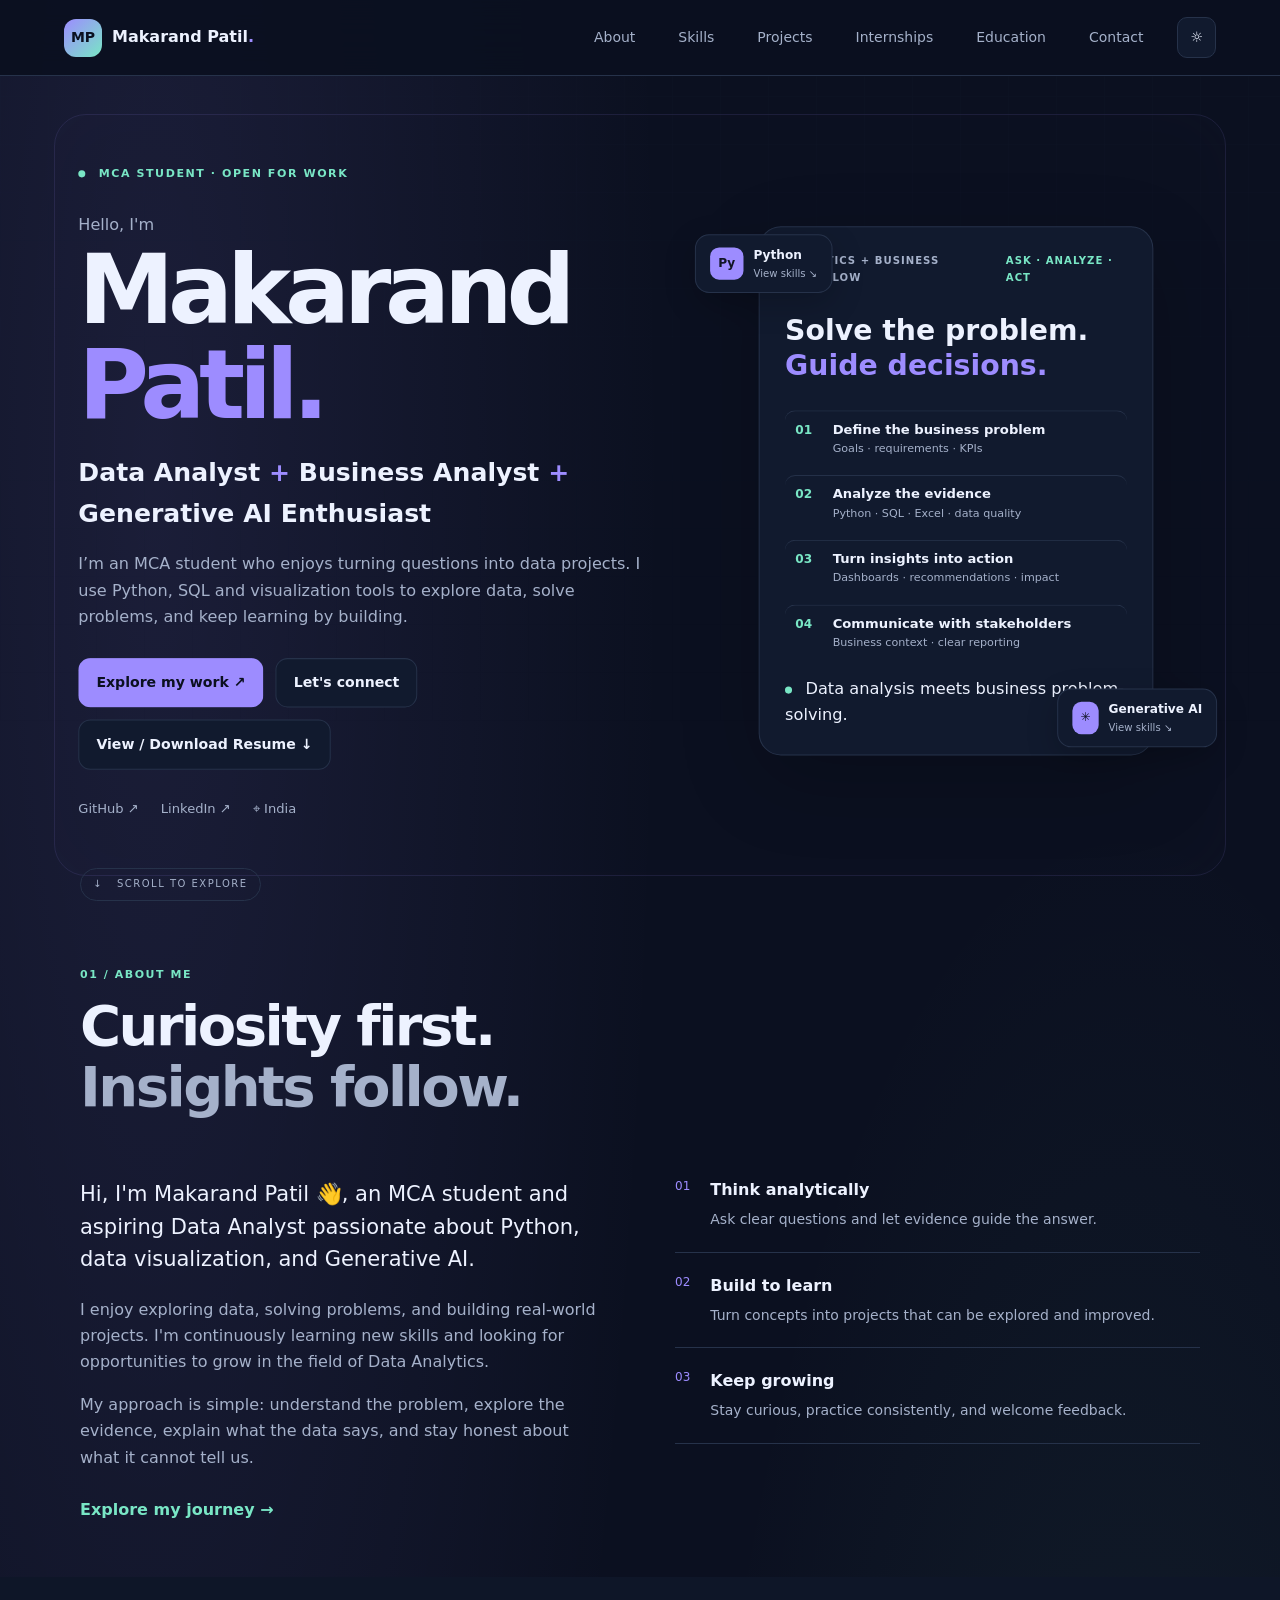
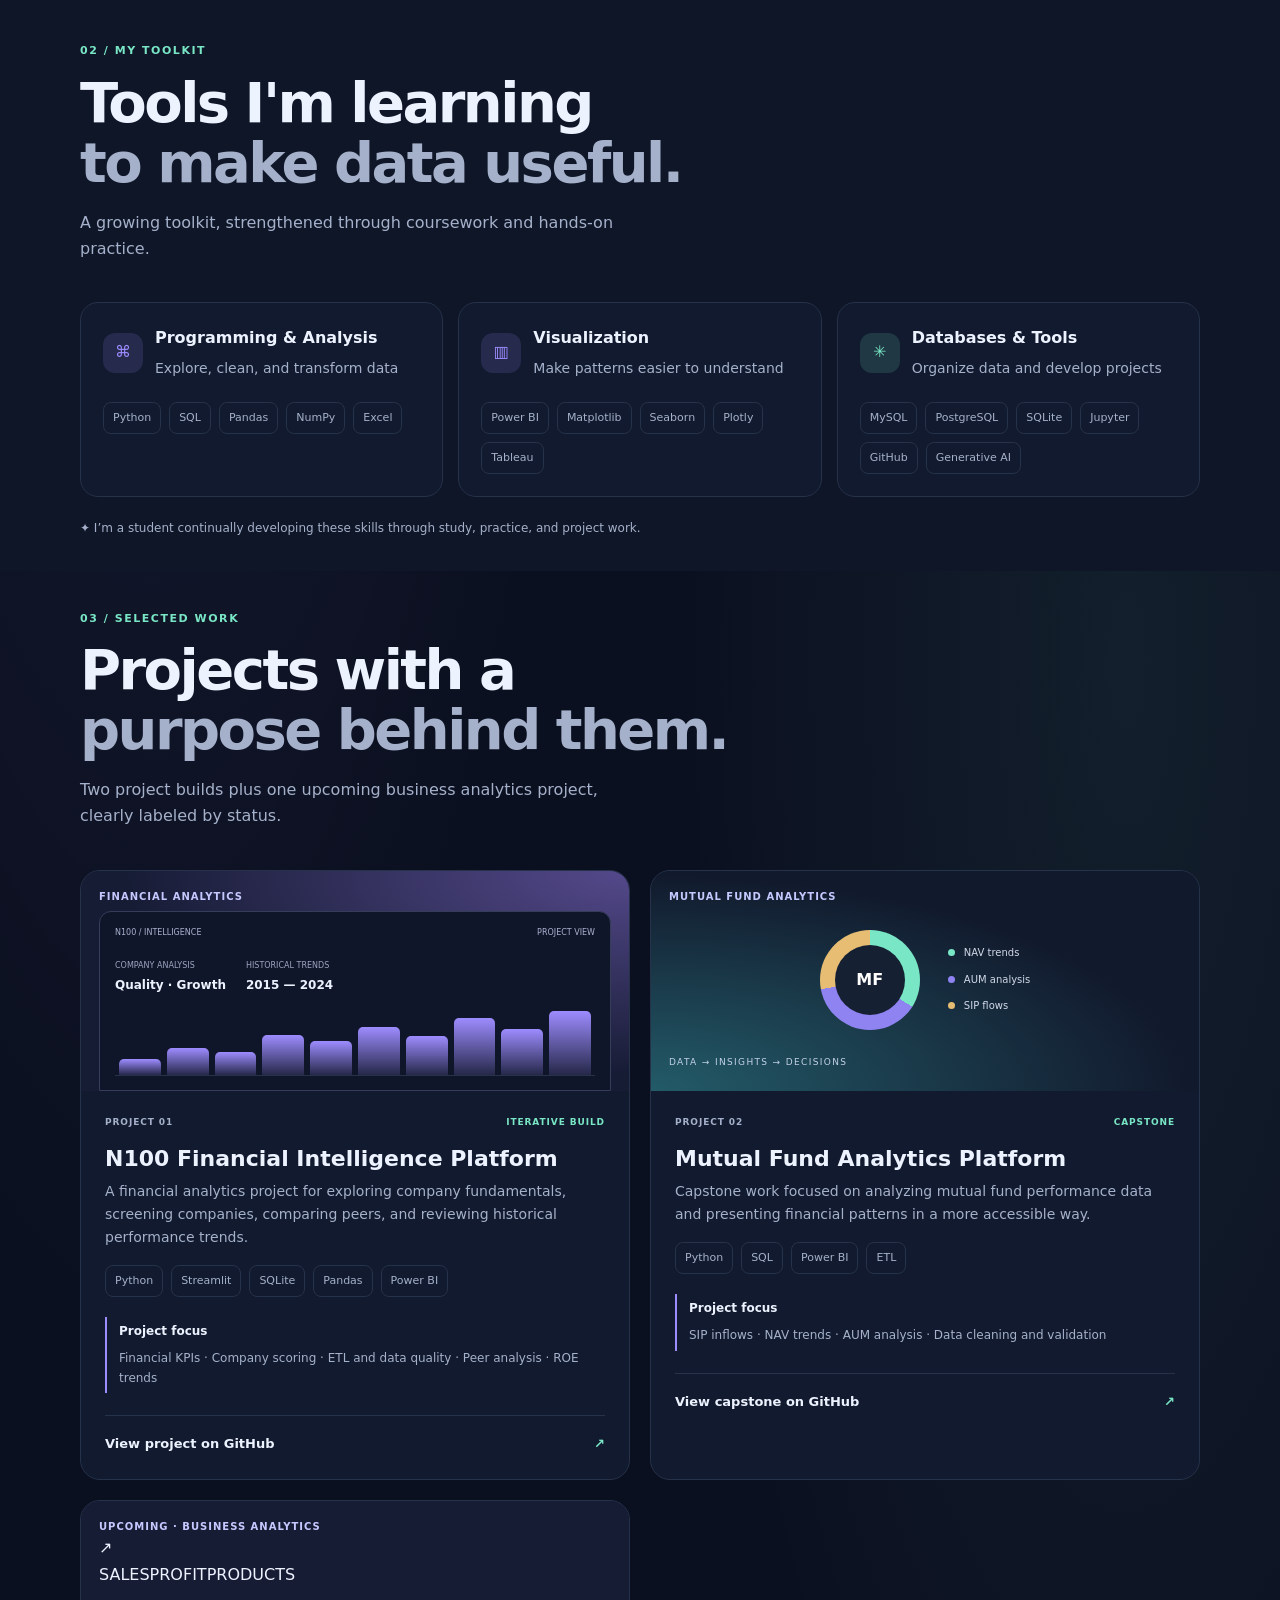
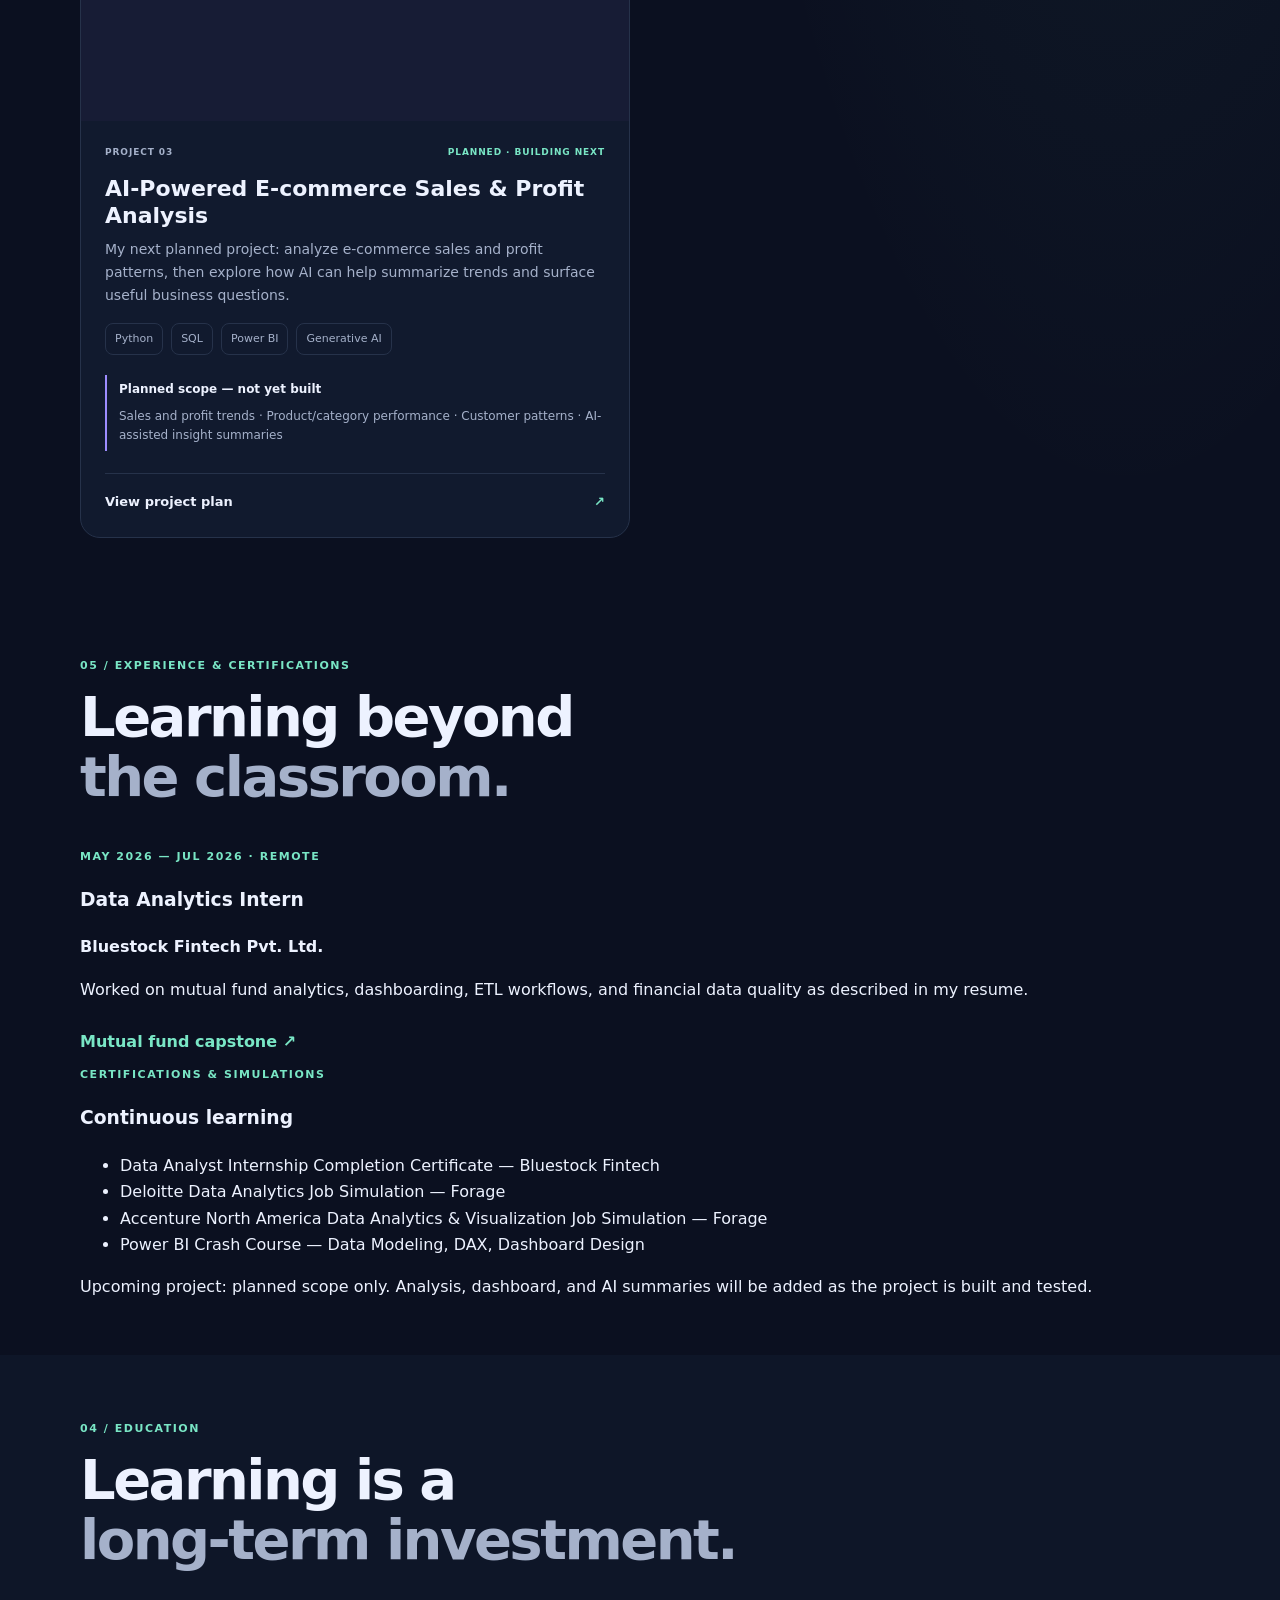
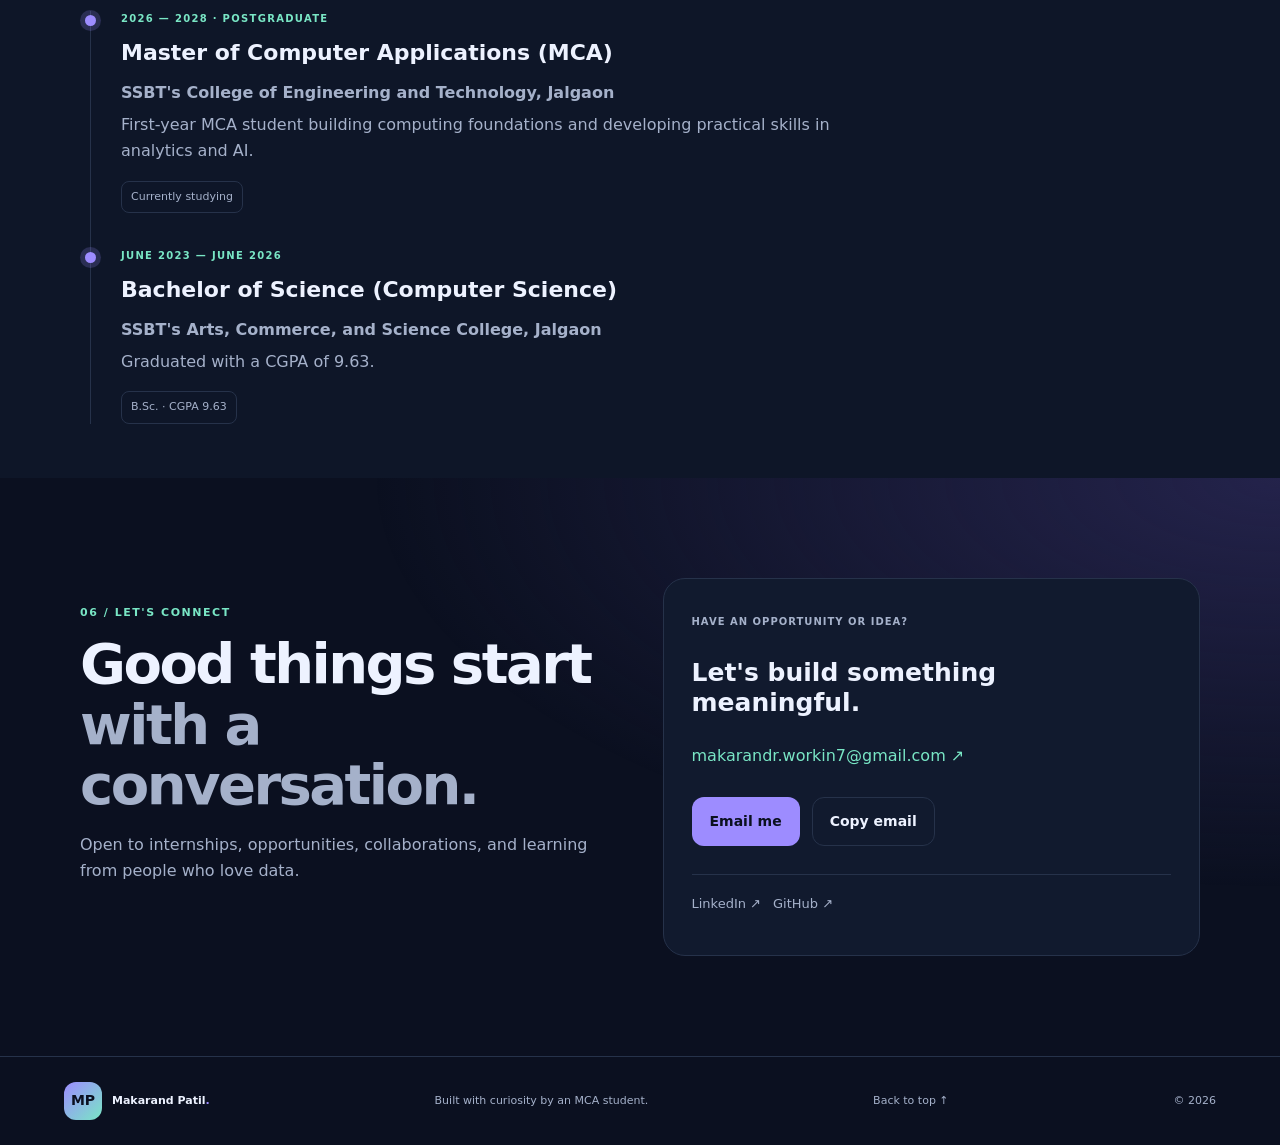
<file: index.html>
<!doctype html>
<html lang="en"><head><meta charset="utf-8"><meta name="viewport" content="width=device-width,initial-scale=1"><meta name="description" content="Makarand Patil — MCA student, aspiring Data Analyst and Generative AI enthusiast."><title>Makarand Patil | Data Analytics Portfolio</title><link rel="stylesheet" href="styles.css"></head>
<body><div class="cursor-follower" aria-hidden="true"></div><a class="skip-link" href="#main">Skip to content</a><header class="site-header"><a class="brand" href="#home"><span class="brand-mark">MP</span><span>Makarand Patil<span class="brand-dot">.</span></span></a><button class="mobile-menu" id="menuToggle" aria-label="Toggle navigation" aria-expanded="false">☰</button><nav class="nav-links" id="navLinks"><a href="#about">About</a><a href="#skills">Skills</a><a href="#projects">Projects</a><a href="#experience">Internships</a><a href="#education">Education</a><a href="#contact">Contact</a><button id="themeToggle" class="theme-toggle" aria-label="Switch color theme">☼</button></nav></header>
<main id="main"><section class="hero section-wrap" id="home"><div class="hero-copy reveal"><div class="eyebrow"><span class="status-dot"></span> MCA STUDENT · OPEN FOR WORK</div><p class="hero-intro">Hello, I'm</p><h1>Makarand<br><span class="gradient-text">Patil.</span></h1><div class="role-line">Data Analyst <span class="gradient-text">+</span> Business Analyst <span class="gradient-text">+</span> Generative AI Enthusiast</div><p class="hero-description">I’m an MCA student who enjoys turning questions into data projects. I use Python, SQL and visualization tools to explore data, solve problems, and keep learning by building.</p><div class="hero-actions"><a class="button button-primary" href="#projects">Explore my work ↗</a><a class="button button-secondary" href="#contact">Let's connect</a><a class="button button-secondary" href="resume-2026.html?v=20261026" id="resumeDownload" target="_blank" rel="noreferrer">View / Download Resume ↓</a></div><div class="social-row"><a href="https://github.com/Makarandp-ML" target="_blank" rel="noreferrer">GitHub ↗</a><a href="https://www.linkedin.com/in/makarandrpatil/" target="_blank" rel="noreferrer">LinkedIn ↗</a><span>⌖ India</span></div></div><div class="hero-art reveal"><div class="data-card interactive-card"><div class="card-topline"><span class="tiny-label">ANALYTICS + BUSINESS WORKFLOW</span><span class="live-pill">ASK · ANALYZE · ACT</span></div><div class="chart-title">Solve the problem.<br><span class="gradient-text">Guide decisions.</span></div><div class="workflow-list"><a href="#about"><span>01</span><b>Define the business problem</b><small>Goals · requirements · KPIs</small></a><a href="#skills"><span>02</span><b>Analyze the evidence</b><small>Python · SQL · Excel · data quality</small></a><a href="#projects"><span>03</span><b>Turn insights into action</b><small>Dashboards · recommendations · impact</small></a><a href="#experience"><span>04</span><b>Communicate with stakeholders</b><small>Business context · clear reporting</small></a></div><div class="workflow-footer"><span class="status-dot"></span> Data analysis meets business problem-solving.</div></div><a class="float-chip chip-python" href="#skills" aria-label="Explore Python and analysis skills"><b>Py</b><span><strong>Python</strong><small>View skills ↘</small></span></a><a class="float-chip chip-ai" href="#skills" aria-label="Explore Generative AI skills"><b>✳</b><span><strong>Generative AI</strong><small>View skills ↘</small></span></a><div class="hero-caption">Curious mind. Practical projects.</div></div><a class="scroll-cue" href="#about">↓ &nbsp; SCROLL TO EXPLORE</a></section>
<section class="section-wrap section-block" id="about"><div class="section-heading reveal"><p class="eyebrow">01 / ABOUT ME</p><h2>Curiosity first.<br><span class="muted-heading">Insights follow.</span></h2></div><div class="about-grid"><div class="about-copy reveal"><p class="lead-copy">Hi, I'm Makarand Patil 👋, an MCA student and aspiring Data Analyst passionate about Python, data visualization, and Generative AI.</p><p>I enjoy exploring data, solving problems, and building real-world projects. I'm continuously learning new skills and looking for opportunities to grow in the field of Data Analytics.</p><p>My approach is simple: understand the problem, explore the evidence, explain what the data says, and stay honest about what it cannot tell us.</p><a class="text-link" href="#education">Explore my journey →</a></div><div class="principles reveal"><article class="principle-card"><span>01</span><div><h3>Think analytically</h3><p>Ask clear questions and let evidence guide the answer.</p></div></article><article class="principle-card"><span>02</span><div><h3>Build to learn</h3><p>Turn concepts into projects that can be explored and improved.</p></div></article><article class="principle-card"><span>03</span><div><h3>Keep growing</h3><p>Stay curious, practice consistently, and welcome feedback.</p></div></article></div></div></section>
<section class="skills-section" id="skills"><div class="section-wrap section-block"><div class="section-heading reveal"><p class="eyebrow">02 / MY TOOLKIT</p><h2>Tools I'm learning<br><span class="muted-heading">to make data useful.</span></h2><p class="section-subtitle">A growing toolkit, strengthened through coursework and hands-on practice.</p></div><div class="skill-groups"><article class="skill-group reveal"><div class="skill-group-head"><span class="skill-icon">⌘</span><div><h3>Programming & Analysis</h3><p>Explore, clean, and transform data</p></div></div><div class="skill-tags"><span>Python</span><span>SQL</span><span>Pandas</span><span>NumPy</span><span>Excel</span></div></article><article class="skill-group reveal"><div class="skill-group-head"><span class="skill-icon violet-bg">▥</span><div><h3>Visualization</h3><p>Make patterns easier to understand</p></div></div><div class="skill-tags"><span>Power BI</span><span>Matplotlib</span><span>Seaborn</span><span>Plotly</span><span>Tableau</span></div></article><article class="skill-group reveal"><div class="skill-group-head"><span class="skill-icon mint-bg">✳</span><div><h3>Databases & Tools</h3><p>Organize data and develop projects</p></div></div><div class="skill-tags"><span>MySQL</span><span>PostgreSQL</span><span>SQLite</span><span>Jupyter</span><span>GitHub</span><span>Generative AI</span></div></article></div><p class="honesty-note">✦ I’m a student continually developing these skills through study, practice, and project work.</p></div></section>
<section class="section-wrap section-block" id="projects"><div class="section-heading reveal"><p class="eyebrow">03 / SELECTED WORK</p><h2>Projects with a<br><span class="muted-heading">purpose behind them.</span></h2><p class="section-subtitle">Two project builds plus one upcoming business analytics project, clearly labeled by status.</p></div><div class="project-grid">
<article class="project-card project-featured reveal"><div class="project-visual finance-visual"><div class="visual-label">FINANCIAL ANALYTICS</div><div class="finance-screen"><div class="screen-top"><span>N100 / INTELLIGENCE</span><span>PROJECT VIEW</span></div><div class="finance-metrics"><div><small>COMPANY ANALYSIS</small><strong>Quality · Growth</strong></div><div><small>HISTORICAL TRENDS</small><strong>2015 — 2024</strong></div></div><div class="finance-bars"><i style="height:24%"></i><i style="height:42%"></i><i style="height:35%"></i><i style="height:62%"></i><i style="height:52%"></i><i style="height:74%"></i><i style="height:61%"></i><i style="height:89%"></i><i style="height:72%"></i><i style="height:100%"></i></div></div></div><div class="project-content"><div class="project-meta"><span>PROJECT 01</span><span class="project-status">ITERATIVE BUILD</span></div><h3>N100 Financial Intelligence Platform</h3><p>A financial analytics project for exploring company fundamentals, screening companies, comparing peers, and reviewing historical performance trends.</p><div class="project-tags"><span>Python</span><span>Streamlit</span><span>SQLite</span><span>Pandas</span><span>Power BI</span></div><div class="project-learnings"><strong>Project focus</strong><p>Financial KPIs · Company scoring · ETL and data quality · Peer analysis · ROE trends</p></div><a class="project-detail-btn" href="https://github.com/Makarandp-ML/N100-Financial-Intelligence-Platform" target="_blank" rel="noreferrer">View project on GitHub <span>↗</span></a></div></article>
<article class="project-card reveal"><div class="project-visual mutual-visual"><div class="visual-label">MUTUAL FUND ANALYTICS</div><div class="mutual-chart"><div class="donut"><span>MF</span></div><div class="mutual-legend"><span><i></i> NAV trends</span><span><i></i> AUM analysis</span><span><i></i> SIP flows</span></div></div><div class="visual-footer">DATA → INSIGHTS → DECISIONS</div></div><div class="project-content"><div class="project-meta"><span>PROJECT 02</span><span class="project-status">CAPSTONE</span></div><h3>Mutual Fund Analytics Platform</h3><p>Capstone work focused on analyzing mutual fund performance data and presenting financial patterns in a more accessible way.</p><div class="project-tags"><span>Python</span><span>SQL</span><span>Power BI</span><span>ETL</span></div><div class="project-learnings"><strong>Project focus</strong><p>SIP inflows · NAV trends · AUM analysis · Data cleaning and validation</p></div><a class="project-detail-btn" href="https://github.com/Makarandp-ML/Bluestock_MF_Capstone" target="_blank" rel="noreferrer">View capstone on GitHub <span>↗</span></a></div></article><article class="project-card upcoming-card reveal" data-stage="planned"><div class="project-visual ecommerce-visual"><div class="visual-label">UPCOMING · BUSINESS ANALYTICS</div><div class="ecommerce-art"><span class="shop-icon">↗</span><div class="ecommerce-bars"><i></i><i></i><i></i><i></i><i></i><i></i><i></i></div><div class="ecommerce-tags"><span>SALES</span><span>PROFIT</span><span>PRODUCTS</span></div></div></div><div class="project-content"><div class="project-meta"><span>PROJECT 03</span><span class="project-status status-planned">PLANNED · BUILDING NEXT</span></div><h3>AI-Powered E-commerce Sales & Profit Analysis</h3><p>My next planned project: analyze e-commerce sales and profit patterns, then explore how AI can help summarize trends and surface useful business questions.</p><div class="project-tags"><span>Python</span><span>SQL</span><span>Power BI</span><span>Generative AI</span></div><div class="project-learnings"><strong>Planned scope — not yet built</strong><p>Sales and profit trends · Product/category performance · Customer patterns · AI-assisted insight summaries</p></div><button class="project-detail-btn" data-project="ecommerce">View project plan <span>↗</span></button></div></article></div></section>
<section class="education-section" id="education"><div class="section-wrap section-block"><div class="section-heading reveal"><p class="eyebrow">04 / EDUCATION</p><h2>Learning is a<br><span class="muted-heading">long-term investment.</span></h2></div><div class="education-timeline"><article class="education-item reveal"><span class="timeline-dot"></span><div class="education-date">2026 — 2028 · POSTGRADUATE</div><h3>Master of Computer Applications (MCA)</h3><p class="education-school">SSBT's College of Engineering and Technology, Jalgaon</p><p>First-year MCA student building computing foundations and developing practical skills in analytics and AI.</p><span class="education-chip">Currently studying</span></article><article class="education-item reveal"><span class="timeline-dot"></span><div class="education-date">JUNE 2023 — JUNE 2026</div><h3>Bachelor of Science (Computer Science)</h3><p class="education-school">SSBT's Arts, Commerce, and Science College, Jalgaon</p><p>Graduated with a CGPA of 9.63.</p><span class="education-chip">B.Sc. · CGPA 9.63</span></article></div></div></section>
<section class="section-wrap section-block" id="experience"><div class="section-heading reveal"><p class="eyebrow">05 / EXPERIENCE & CERTIFICATIONS</p><h2>Learning beyond<br><span class="muted-heading">the classroom.</span></h2></div><div class="experience-grid"><article class="experience-card reveal"><p class="eyebrow">MAY 2026 — JUL 2026 · REMOTE</p><h3>Data Analytics Intern</h3><p class="education-school">Bluestock Fintech Pvt. Ltd.</p><p>Worked on mutual fund analytics, dashboarding, ETL workflows, and financial data quality as described in my resume.</p><a class="text-link" href="https://github.com/Makarandp-ML/Bluestock_MF_Capstone" target="_blank" rel="noreferrer">Mutual fund capstone ↗</a></article><article class="experience-card reveal"><p class="eyebrow">CERTIFICATIONS & SIMULATIONS</p><h3>Continuous learning</h3><ul><li>Data Analyst Internship Completion Certificate — Bluestock Fintech</li><li>Deloitte Data Analytics Job Simulation — Forage</li><li>Accenture North America Data Analytics & Visualization Job Simulation — Forage</li><li>Power BI Crash Course — Data Modeling, DAX, Dashboard Design</li></ul></article></div><div class="third-project-note">Upcoming project: planned scope only. Analysis, dashboard, and AI summaries will be added as the project is built and tested.</div></section>
<section class="contact-section" id="contact"><div class="section-wrap contact-inner"><div class="section-heading reveal"><p class="eyebrow">06 / LET'S CONNECT</p><h2>Good things start<br><span class="muted-heading">with a conversation.</span></h2><p class="section-subtitle">Open to internships, opportunities, collaborations, and learning from people who love data.</p></div><div class="contact-card reveal"><span class="contact-kicker">HAVE AN OPPORTUNITY OR IDEA?</span><h3>Let's build something meaningful.</h3><a class="email-link" href="https://mail.google.com/mail/?view=cm&fs=1&to=makarandr.workin7%40gmail.com&su=Portfolio%20Inquiry%20-%20Makarand%20Patil&body=Hello%20Makarand%2C%0A%0AI%20visited%20your%20portfolio%20and%20would%20like%20to%20connect.%0A%0ARegards%2C%0A" target="_blank" rel="noopener noreferrer">makarandr.workin7@gmail.com ↗</a><div class="contact-actions"><a class="button button-primary" href="https://mail.google.com/mail/?view=cm&fs=1&to=makarandr.workin7%40gmail.com&su=Portfolio%20Inquiry%20-%20Makarand%20Patil&body=Hello%20Makarand%2C%0A%0AI%20would%20like%20to%20connect%20about%20an%20opportunity.%0A%0ARegards%2C%0A" target="_blank" rel="noopener noreferrer">Email me</a><button class="button button-secondary" id="copyEmail">Copy email</button></div><div class="contact-socials"><a href="https://www.linkedin.com/in/makarandrpatil/" target="_blank" rel="noreferrer">LinkedIn ↗</a><a href="https://github.com/Makarandp-ML" target="_blank" rel="noreferrer">GitHub ↗</a></div><p class="copy-feedback" id="copyFeedback" aria-live="polite"></p></div></div></section></main>
<footer class="site-footer"><a class="brand" href="#home"><span class="brand-mark">MP</span><span>Makarand Patil<span class="brand-dot">.</span></span></a><span>Built with curiosity by an MCA student.</span><a href="#home">Back to top ↑</a><span>© 2026</span></footer><script src="app.js"></script></body></html>
</file>
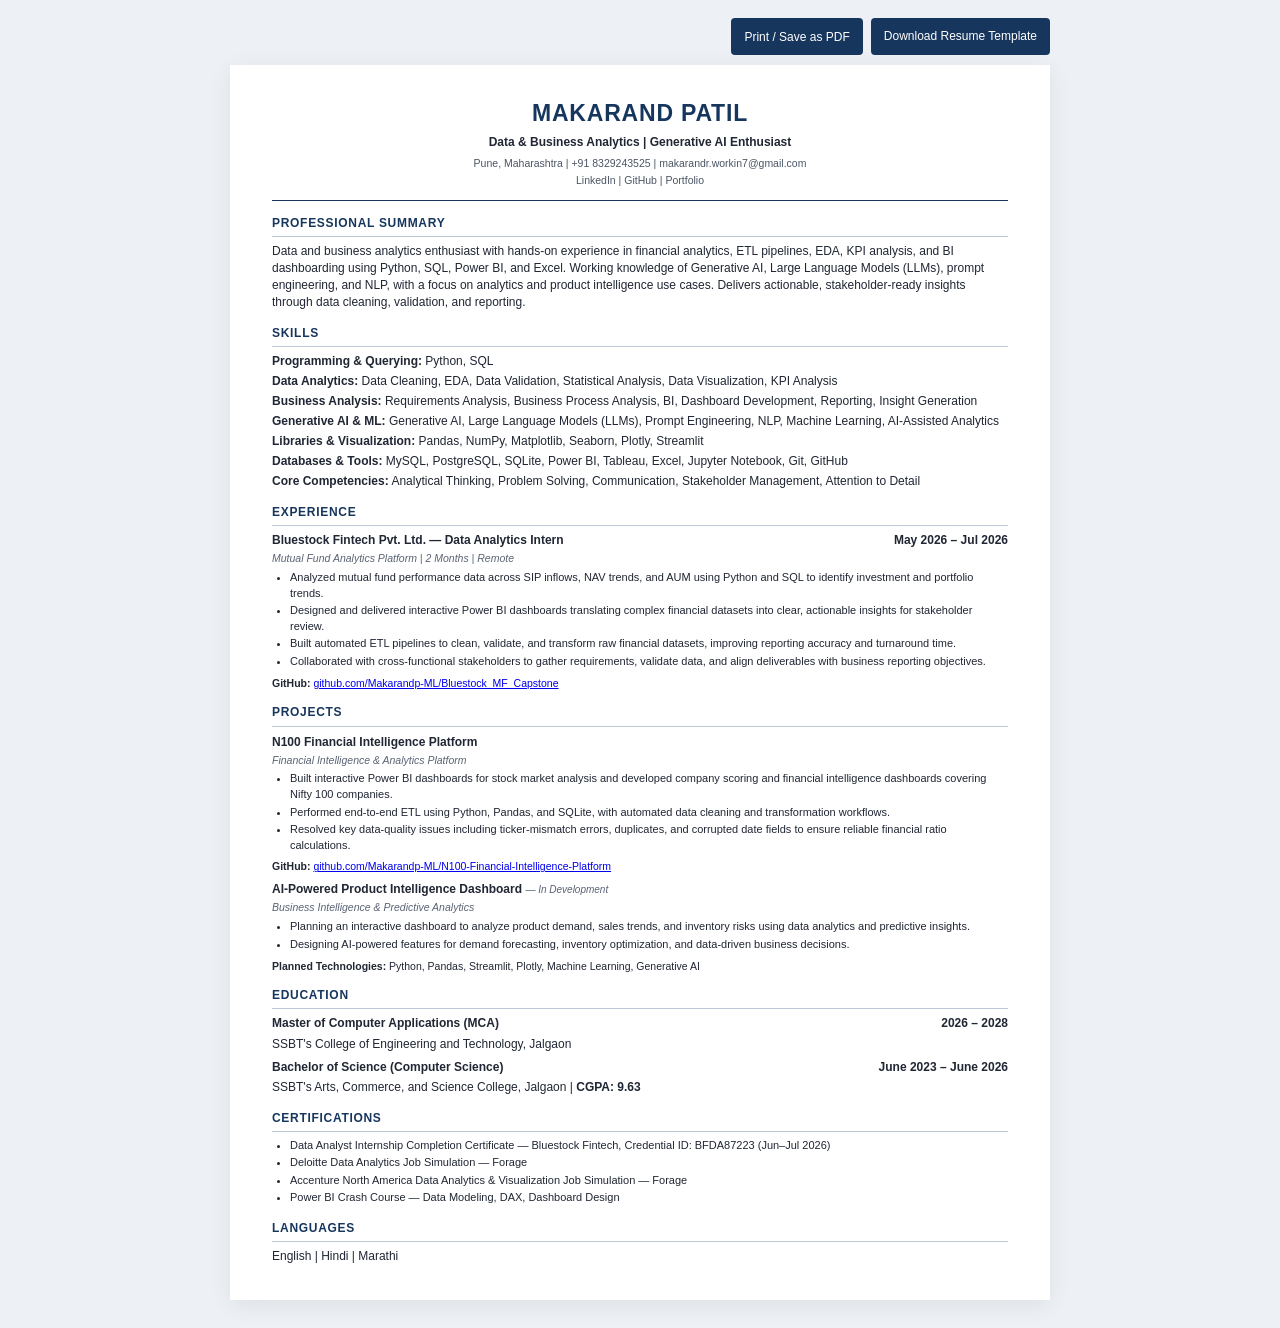
<file: resume-2026.html>
<!doctype html>
<html lang="en"><head><meta charset="utf-8"><meta name="viewport" content="width=device-width,initial-scale=1"><title>Makarand Patil — Resume</title>
<style>
*{box-sizing:border-box}body{margin:0;background:#edf0f4;color:#202633;font:12px/1.42 Arial,Helvetica,sans-serif}.toolbar{max-width:820px;margin:18px auto 10px;display:flex;justify-content:flex-end;gap:8px}.toolbar a,.toolbar button{font-size:12px;background:#17365d;color:white;border:0;border-radius:4px;padding:10px 13px;text-decoration:none;cursor:pointer}.page{max-width:820px;margin:0 auto 28px;padding:32px 42px;background:white;box-shadow:0 5px 22px #00000012}.header{text-align:center;border-bottom:1.5px solid #17365d;padding-bottom:10px}.header h1{font-size:23px;letter-spacing:.8px;color:#17365d;margin:0 0 4px}.headline{font-weight:bold;margin:0 0 5px}.contact{font-size:10.5px;color:#4b5563;margin:2px 0}.contact a{color:inherit;text-decoration:none}h2{font-size:12px;letter-spacing:.7px;color:#17365d;border-bottom:1px solid #bcc7d5;padding-bottom:4px;margin:14px 0 6px}p{margin:3px 0}.entry{display:flex;justify-content:space-between;gap:10px;font-weight:bold;margin-top:6px}.sub{font-style:italic;color:#596273;font-size:10.5px;margin:2px 0 4px}ul{margin:4px 0 6px;padding-left:18px}li{margin:2px 0;font-size:11px}.small{font-size:10.5px}.project{margin-top:7px}.status{font-size:10px;color:#596273;font-weight:normal;font-style:italic}@media(max-width:600px){.page{margin:0 8px 18px;padding:22px 18px}.toolbar{margin:10px 8px}.entry{display:block}}@media print{body{background:white}.toolbar{display:none}.page{max-width:none;margin:0;padding:12mm 13mm;box-shadow:none}@page{size:A4;margin:0}h2{break-after:avoid}.project,.entry{break-inside:avoid}}
</style></head><body>
<div class="toolbar"><button onclick="window.print()">Print / Save as PDF</button><a href="resume.html" download="Makarand_Patil_Resume.html">Download Resume Template</a></div>
<main class="page"><header class="header"><h1>MAKARAND PATIL</h1><p class="headline">Data &amp; Business Analytics | Generative AI Enthusiast</p><p class="contact">Pune, Maharashtra | +91 8329243525 | <a href="mailto:makarandr.workin7@gmail.com">makarandr.workin7@gmail.com</a></p><p class="contact"><a href="https://www.linkedin.com/in/makarandpatil/">LinkedIn</a> | <a href="https://github.com/Makarandp-ML">GitHub</a> | <a href="https://makarandp-ml.github.io/makarand-portfolio/">Portfolio</a></p></header>
<h2>PROFESSIONAL SUMMARY</h2><p>Data and business analytics enthusiast with hands-on experience in financial analytics, ETL pipelines, EDA, KPI analysis, and BI dashboarding using Python, SQL, Power BI, and Excel. Working knowledge of Generative AI, Large Language Models (LLMs), prompt engineering, and NLP, with a focus on analytics and product intelligence use cases. Delivers actionable, stakeholder-ready insights through data cleaning, validation, and reporting.</p>
<h2>SKILLS</h2><p><b>Programming &amp; Querying:</b> Python, SQL</p><p><b>Data Analytics:</b> Data Cleaning, EDA, Data Validation, Statistical Analysis, Data Visualization, KPI Analysis</p><p><b>Business Analysis:</b> Requirements Analysis, Business Process Analysis, BI, Dashboard Development, Reporting, Insight Generation</p><p><b>Generative AI &amp; ML:</b> Generative AI, Large Language Models (LLMs), Prompt Engineering, NLP, Machine Learning, AI-Assisted Analytics</p><p><b>Libraries &amp; Visualization:</b> Pandas, NumPy, Matplotlib, Seaborn, Plotly, Streamlit</p><p><b>Databases &amp; Tools:</b> MySQL, PostgreSQL, SQLite, Power BI, Tableau, Excel, Jupyter Notebook, Git, GitHub</p><p><b>Core Competencies:</b> Analytical Thinking, Problem Solving, Communication, Stakeholder Management, Attention to Detail</p>
<h2>EXPERIENCE</h2><div class="entry"><span>Bluestock Fintech Pvt. Ltd. — Data Analytics Intern</span><span>May 2026 – Jul 2026</span></div><p class="sub">Mutual Fund Analytics Platform | 2 Months | Remote</p><ul><li>Analyzed mutual fund performance data across SIP inflows, NAV trends, and AUM using Python and SQL to identify investment and portfolio trends.</li><li>Designed and delivered interactive Power BI dashboards translating complex financial datasets into clear, actionable insights for stakeholder review.</li><li>Built automated ETL pipelines to clean, validate, and transform raw financial datasets, improving reporting accuracy and turnaround time.</li><li>Collaborated with cross-functional stakeholders to gather requirements, validate data, and align deliverables with business reporting objectives.</li></ul><p class="small"><b>GitHub:</b> <a href="https://github.com/Makarandp-ML/Bluestock_MF_Capstone">github.com/Makarandp-ML/Bluestock_MF_Capstone</a></p>
<h2>PROJECTS</h2><section class="project"><b>N100 Financial Intelligence Platform</b><p class="sub">Financial Intelligence &amp; Analytics Platform</p><ul><li>Built interactive Power BI dashboards for stock market analysis and developed company scoring and financial intelligence dashboards covering Nifty 100 companies.</li><li>Performed end-to-end ETL using Python, Pandas, and SQLite, with automated data cleaning and transformation workflows.</li><li>Resolved key data-quality issues including ticker-mismatch errors, duplicates, and corrupted date fields to ensure reliable financial ratio calculations.</li></ul><p class="small"><b>GitHub:</b> <a href="https://github.com/Makarandp-ML/N100-Financial-Intelligence-Platform">github.com/Makarandp-ML/N100-Financial-Intelligence-Platform</a></p></section>
<section class="project"><b>AI-Powered Product Intelligence Dashboard <span class="status">— In Development</span></b><p class="sub">Business Intelligence &amp; Predictive Analytics</p><ul><li>Planning an interactive dashboard to analyze product demand, sales trends, and inventory risks using data analytics and predictive insights.</li><li>Designing AI-powered features for demand forecasting, inventory optimization, and data-driven business decisions.</li></ul><p class="small"><b>Planned Technologies:</b> Python, Pandas, Streamlit, Plotly, Machine Learning, Generative AI</p></section>
<h2>EDUCATION</h2><div class="entry"><span>Master of Computer Applications (MCA)</span><span>2026 – 2028</span></div><p>SSBT's College of Engineering and Technology, Jalgaon</p><div class="entry"><span>Bachelor of Science (Computer Science)</span><span>June 2023 – June 2026</span></div><p>SSBT's Arts, Commerce, and Science College, Jalgaon | <b>CGPA: 9.63</b></p>
<h2>CERTIFICATIONS</h2><ul><li>Data Analyst Internship Completion Certificate — Bluestock Fintech, Credential ID: BFDA87223 (Jun–Jul 2026)</li><li>Deloitte Data Analytics Job Simulation — Forage</li><li>Accenture North America Data Analytics &amp; Visualization Job Simulation — Forage</li><li>Power BI Crash Course — Data Modeling, DAX, Dashboard Design</li></ul>
<h2>LANGUAGES</h2><p>English | Hindi | Marathi</p></main></body></html>
</file>
<file: styles.css>
:root{--bg:#0b1020;--panel:#111a2e;--text:#edf2ff;--muted:#a5b1ca;--line:#26324a;--accent:#9d8cff;--mint:#79e6c5}*{box-sizing:border-box}html{scroll-behavior:smooth;scroll-padding-top:90px}body{margin:0;background:radial-gradient(ellipse at 12% 8%,color-mix(in srgb,var(--accent) 11%,transparent),transparent 32%),radial-gradient(ellipse at 88% 38%,color-mix(in srgb,var(--mint) 7%,transparent),transparent 28%),var(--bg);color:var(--text);font:16px/1.65 Inter,ui-sans-serif,system-ui,-apple-system,sans-serif}body:after{content:"";position:fixed;inset:0;pointer-events:none;z-index:-1;opacity:.16;background-image:linear-gradient(color-mix(in srgb,var(--line) 45%,transparent) 1px,transparent 1px),linear-gradient(90deg,color-mix(in srgb,var(--line) 45%,transparent) 1px,transparent 1px);background-size:48px 48px;mask-image:linear-gradient(to bottom,black,transparent 85%)}body.light{--bg:#f5f7fc;--panel:#fff;--text:#172039;--muted:#5c6680;--line:#dce2ef;--accent:#6650ce;--mint:#16866b}body{position:relative}body:before{content:"";position:fixed;inset:0;pointer-events:none;z-index:20;background:radial-gradient(95px circle at var(--cursor-x,-1000px) var(--cursor-y,-1000px),rgba(255,190,75,.24) 0%,rgba(255,190,75,.12) 28%,transparent 74%);mix-blend-mode:screen;transition:background .025s linear}body.light:before{background:radial-gradient(52px circle at var(--cursor-x,-1000px) var(--cursor-y,-1000px),rgba(14,20,35,.22) 0%,rgba(14,20,35,.10) 30%,transparent 74%);mix-blend-mode:multiply;transition:background .025s linear}.cursor-follower{position:fixed;left:0;top:0;width:18px;height:18px;border:1px solid rgba(255,196,90,.75);border-radius:50%;pointer-events:none;z-index:101;opacity:0;transform:translate(-50%,-50%);box-shadow:0 0 12px rgba(255,190,75,.2),inset 0 0 6px rgba(255,190,75,.12);transition:opacity .18s ease,width .18s ease,height .18s ease,border-color .18s ease;will-change:left,top}.cursor-follower.is-active{opacity:1}.cursor-follower.is-hovering{width:27px;height:27px;border-color:rgba(255,210,125,.95);box-shadow:0 0 16px rgba(255,190,75,.3)}body.light .cursor-follower{border-color:rgba(14,20,35,.72);box-shadow:0 0 8px rgba(14,20,35,.12)}body.light .cursor-follower.is-hovering{border-color:#101827;box-shadow:0 0 12px rgba(14,20,35,.2)}@media(hover:none),(prefers-reduced-motion:reduce){.cursor-follower{display:none}}a{color:inherit;text-decoration:none}button{font:inherit;cursor:pointer}.site-header{height:76px;position:sticky;top:0;z-index:10;background:color-mix(in srgb,var(--bg) 90%,transparent);backdrop-filter:blur(18px);border-bottom:1px solid var(--line);display:flex;align-items:center;justify-content:space-between;padding:0 max(5vw,20px)}.brand{display:flex;align-items:center;gap:10px;font-weight:750}.brand-mark{display:grid;place-items:center;width:38px;height:38px;border-radius:12px;background:linear-gradient(135deg,var(--accent),var(--mint));color:#0b1020;font-size:14px}.brand-dot,.gradient-text{color:var(--accent)}.nav-links{display:flex;align-items:center;gap:25px;color:var(--muted);font-size:14px}.nav-links a{position:relative;transform-origin:center bottom;transition:transform .22s cubic-bezier(.2,.8,.2,1),color .22s ease,background .22s ease,box-shadow .22s ease;padding:7px 9px;border-radius:10px}.nav-links a:hover,.nav-links a:focus-visible{color:var(--text);transform:translateY(-5px) scale(1.12);background:color-mix(in srgb,var(--accent) 14%,var(--panel));box-shadow:0 8px 20px #0002}.nav-links a:hover+a{transform:translateY(-2px) scale(1.04)}.nav-links a:has(+a:hover){transform:translateY(-2px) scale(1.04)}.nav-links .theme-toggle{transition:transform .22s ease,box-shadow .22s ease}.nav-links .theme-toggle:hover{transform:translateY(-4px) scale(1.08);box-shadow:0 8px 24px #0002}.social-row a:hover,.contact-socials a:hover{color:var(--text)}.theme-toggle,.mobile-menu{border:1px solid var(--line);background:var(--panel);color:var(--text);border-radius:10px;padding:8px 12px}.mobile-menu{display:none}.section-wrap{width:min(1120px,90%);margin:auto}.hero{min-height:660px;padding:95px 0 80px;display:grid;grid-template-columns:1.1fr .9fr;gap:35px;align-items:center;position:relative}.eyebrow{letter-spacing:.14em;font-size:11px;font-weight:750;color:var(--mint)}.status-dot{display:inline-block;width:7px;height:7px;border-radius:50%;background:var(--mint);margin-right:8px}.hero-intro{color:var(--muted);margin:28px 0 0}.hero h1{font-size:clamp(58px,8vw,96px);line-height:.98;letter-spacing:-.065em;margin:4px 0 20px}.role-line{font-size:clamp(18px,2vw,25px);font-weight:650}.hero-description,.section-subtitle{color:var(--muted);max-width:570px}.hero-actions,.social-row,.contact-actions,.contact-socials{display:flex;gap:12px;align-items:center;flex-wrap:wrap;margin-top:28px}.button{border-radius:12px;padding:12px 17px;font-size:14px;font-weight:700;border:1px solid var(--line);display:inline-flex;align-items:center;justify-content:center}.button-primary{background:var(--accent);color:#0b1020;border-color:transparent}.button-secondary{background:var(--panel);color:var(--text)}.social-row{gap:22px;color:var(--muted);font-size:13px}.hero-art{position:relative;min-height:390px;display:grid;place-items:center}.data-card{z-index:1;width:min(390px,90%);background:var(--panel);border:1px solid var(--line);padding:25px;border-radius:22px;box-shadow:0 25px 80px #0003}.card-topline,.chart-legend,.screen-top,.project-meta{display:flex;justify-content:space-between;gap:12px;align-items:center}.tiny-label,.live-pill,.visual-label,.project-meta,.contact-kicker{font-size:10px;letter-spacing:.1em;color:var(--muted);font-weight:750}.live-pill{color:var(--mint)}.chart-title{font-size:28px;font-weight:750;line-height:1.2;margin:28px 0}.mini-chart,.finance-bars{height:120px;display:flex;align-items:end;gap:8px;border-bottom:1px solid var(--line);padding:0 4px}.mini-chart span,.finance-bars i{flex:1;background:linear-gradient(180deg,var(--accent),color-mix(in srgb,var(--accent) 15%,transparent));border-radius:5px 5px 0 0}.chart-legend{font-size:10px;color:var(--muted);margin-top:12px}.orbit{position:absolute;border:1px solid var(--line);border-radius:50%;width:370px;height:370px}.orbit-two{width:300px;height:300px;border-style:dashed}.float-chip{position:absolute;z-index:2;background:var(--panel);border:1px solid var(--line);border-radius:14px;padding:12px 14px;display:flex;gap:10px;align-items:center;box-shadow:0 10px 35px #0002;font-size:12px;max-width:190px;white-space:normal;line-height:1.3}.float-chip span{min-width:0}.float-chip strong{display:block;white-space:nowrap}.float-chip small{display:block;margin-top:3px}.float-chip b{background:var(--accent);color:#101425;padding:8px;border-radius:9px}.float-chip span{display:grid}.float-chip small{color:var(--muted)}.chip-python{left:-5px;top:70px}.chip-ai{right:-4px;bottom:70px}.hero-caption{position:absolute;bottom:20px;color:var(--muted);font-size:11px}.scroll-cue{position:absolute;bottom:0;left:0;font-size:10px;letter-spacing:.15em;color:var(--muted);display:inline-flex;align-items:center;gap:8px;padding:7px 12px;border:1px solid var(--line);border-radius:999px;transition:padding .25s ease,background .25s ease,color .25s ease,transform .25s ease}.scroll-cue:hover{padding:9px 18px;background:color-mix(in srgb,var(--accent) 12%,var(--panel));color:var(--text);transform:translateY(-3px)}.hero{--hero-scroll-progress:0;transition:background-size .1s linear}.hero .hero-copy,.hero .hero-art{transition:transform .12s linear;will-change:transform}.hero.is-scroll-expanding .hero-copy{transform:translateY(calc(var(--hero-scroll-progress)*-8px)) scale(calc(1 + var(--hero-scroll-progress)*.012))}.hero.is-scroll-expanding .hero-art{transform:translateY(calc(var(--hero-scroll-progress)*-12px)) scale(calc(1 + var(--hero-scroll-progress)*.025))}.hero:after{content:"";position:absolute;inset:38px -2vw 25px;border-radius:32px;pointer-events:none;opacity:calc(var(--hero-scroll-progress)*.45);border:1px solid color-mix(in srgb,var(--accent) 55%,transparent);box-shadow:inset 0 0 70px color-mix(in srgb,var(--accent) 7%,transparent);transition:opacity .12s linear;z-index:-1}.section-block{padding:54px 0}#skills .section-block{padding-bottom:20px}#projects.section-block{padding-top:28px}.section-heading{max-width:680px;margin-bottom:40px}.section-heading h2{font-size:clamp(36px,5vw,56px);line-height:1.08;letter-spacing:-.045em;margin:12px 0}.muted-heading{color:var(--muted)}.about-grid{display:grid;grid-template-columns:1fr 1fr;gap:70px}.about-copy p{color:var(--muted)}.about-copy .lead-copy{font-size:21px;line-height:1.55;color:var(--text)}.text-link{display:inline-block;color:var(--mint);font-weight:700;margin-top:10px}.principle-card{display:flex;gap:20px;padding:20px 0;border-bottom:1px solid var(--line)}.principle-card>span{color:var(--accent);font-size:12px}.principle-card h3,.skill-group h3{margin:0;font-size:16px}.principle-card p,.skill-group p{margin:5px 0 0;color:var(--muted);font-size:14px}.skills-section,.education-section{background:color-mix(in srgb,var(--panel) 55%,var(--bg))}.skill-groups{display:grid;grid-template-columns:repeat(3,1fr);gap:15px}.skill-group{background:var(--panel);border:1px solid var(--line);border-radius:18px;padding:22px}.skill-group-head{display:flex;gap:12px;align-items:center}.skill-icon{display:grid;place-items:center;width:40px;height:40px;border-radius:12px;background:#9d8cff25;color:var(--accent)}.violet-bg{background:#9d8cff25}.mint-bg{background:#79e6c525;color:var(--mint)}.skill-tags,.project-tags{display:flex;flex-wrap:wrap;gap:8px;margin-top:22px}.skill-tags span,.project-tags span,.education-chip,.project-placeholder{border:1px solid var(--line);border-radius:8px;padding:6px 9px;font-size:11px;color:var(--muted)}.honesty-note{font-size:12px;color:var(--muted);margin-top:22px}.project-grid{display:grid;grid-template-columns:1fr 1fr;gap:20px}.project-card{background:var(--panel);border:1px solid var(--line);border-radius:20px;overflow:hidden;display:flex;flex-direction:column}.project-featured{grid-column:span 1}.project-visual{height:220px;padding:18px;position:relative;overflow:hidden;background:#171c35}.finance-visual{background:radial-gradient(ellipse at top right,#54498b,#171c35 65%)}.visual-label{color:#c6c9ff}.finance-screen{position:absolute;left:18px;right:18px;bottom:0;background:#101629;border:1px solid #353d59;border-radius:12px 12px 0 0;padding:14px 15px}.screen-top{font-size:8px;color:#a9b2d0}.finance-metrics{display:flex;gap:20px;margin-top:20px}.finance-metrics div{display:grid;gap:4px}.finance-metrics small{font-size:8px;color:#9ba5c1}.finance-metrics strong{font-size:12px}.finance-bars{height:65px;margin-top:15px;gap:6px}.mutual-visual{background:radial-gradient(ellipse at bottom left,#235b68,#11192c 70%)}.mutual-chart{display:flex;align-items:center;justify-content:center;gap:28px;height:150px}.donut{width:100px;height:100px;border-radius:50%;display:grid;place-items:center;background:conic-gradient(var(--mint) 0 34%,#8f83f2 34% 72%,#e6bd73 72% 100%);position:relative;color:#fff;font-weight:800}.donut:before{content:"";position:absolute;inset:15px;border-radius:50%;background:#152033}.donut span{z-index:1}.mutual-legend{display:grid;gap:10px;font-size:10px;color:#d2d9e9}.mutual-legend i{display:inline-block;width:7px;height:7px;border-radius:50%;background:var(--mint);margin-right:6px}.mutual-legend span:nth-child(2) i{background:#8f83f2}.mutual-legend span:nth-child(3) i{background:#e6bd73}.visual-footer{font-size:9px;letter-spacing:.15em;color:#c4d2e7}.project-content{padding:24px;display:flex;flex-direction:column;flex:1}.project-meta{font-size:9px}.project-status{color:var(--mint)}.status-muted{color:var(--muted)}.project-content h3{font-size:22px;line-height:1.25;margin:15px 0 8px}.project-content>p{font-size:14px;color:var(--muted);margin:0}.project-tags{margin-top:16px}.project-learnings{margin-top:20px;border-left:2px solid var(--accent);padding-left:12px}.project-learnings strong{font-size:12px}.project-learnings p{font-size:12px;color:var(--muted);margin:5px 0}.project-detail-btn{display:flex;justify-content:space-between;align-items:center;border:0;border-top:1px solid var(--line);padding:17px 0 0;margin-top:22px;background:transparent;color:var(--text);font-weight:750;font-size:13px;text-align:left}.project-detail-btn span{color:var(--mint)}.coming-art{height:220px;display:grid;place-items:center;position:relative;background:linear-gradient(145deg,#151d32,#0c1220);color:var(--muted);font-size:10px;letter-spacing:.12em;overflow:hidden}.plus-sign{font-size:40px;color:var(--accent);z-index:1}.coming-art>span:last-of-type{position:absolute;bottom:28px}.coming-orbit{position:absolute;width:180px;height:180px;border:1px dashed #5a6080;border-radius:50%}.coming-card{border-style:dashed}.project-placeholder{display:inline-block;align-self:flex-start;margin-top:20px}.education-timeline{margin-left:10px;border-left:1px solid var(--line);padding-left:30px;display:grid;gap:35px}.education-item{position:relative;max-width:760px}.timeline-dot{position:absolute;left:-36px;top:4px;width:11px;height:11px;background:var(--accent);border-radius:50%;box-shadow:0 0 0 5px color-mix(in srgb,var(--accent) 20%,transparent)}.education-date{font-size:10px;letter-spacing:.13em;color:var(--mint);font-weight:750}.education-item h3{font-size:22px;margin:8px 0}.education-school{font-weight:650}.education-item p{color:var(--muted);margin:6px 0}.education-chip{display:inline-block;margin-top:10px}.contact-section{background:radial-gradient(ellipse at top right,#24234b 0,transparent 50%)}.contact-inner{display:grid;grid-template-columns:1fr 1fr;gap:45px;align-items:center;padding:100px 0}.contact-card{border:1px solid var(--line);background:var(--panel);border-radius:22px;padding:28px}.contact-card h3{font-size:25px;line-height:1.2}.email-link{color:var(--mint);overflow-wrap:anywhere}.contact-socials{border-top:1px solid var(--line);padding-top:18px;color:var(--muted);font-size:13px}.copy-feedback{font-size:12px;color:var(--mint)}.site-footer{padding:25px 5%;border-top:1px solid var(--line);display:flex;align-items:center;justify-content:space-between;gap:20px;font-size:11px;color:var(--muted)}.site-footer .brand{color:var(--text)}.modal{display:none;position:fixed;inset:0;z-index:30;align-items:center;justify-content:center;padding:20px}.modal.open{display:flex}.modal-backdrop{position:absolute;inset:0;background:#030611c9;backdrop-filter:blur(5px)}.modal-panel{position:relative;background:var(--panel);border:1px solid var(--line);border-radius:20px;padding:30px;width:min(560px,100%);max-height:85vh;overflow:auto}.modal-close{position:absolute;right:18px;top:12px;background:transparent;border:0;color:var(--text);font-size:28px}.modal-panel h2{font-size:30px;line-height:1.15}.modal-panel p,.modal-panel li{color:var(--muted)}.modal-done{margin-top:15px}.skip-link{position:absolute;left:-999px;top:0;background:var(--accent);color:#111;padding:10px;z-index:100}.skip-link:focus{left:10px}.reveal{animation:none;opacity:0;transform:translateY(28px);transition:opacity .42s ease,transform .42s cubic-bezier(.2,.7,.2,1);transition-delay:var(--reveal-delay,0ms)}.reveal.is-visible{opacity:1;transform:translateY(0)}.scroll-reveal{opacity:0;transform:translateY(30px) scale(.99);transition:opacity .75s ease,transform .75s cubic-bezier(.2,.7,.2,1);transition-delay:var(--reveal-delay,0ms)}.scroll-reveal.is-visible{opacity:1;transform:translateY(0) scale(1)}.project-card,.skill-group,.principle-card,.experience-card,.contact-card{transition:transform .28s ease,border-color .28s ease,box-shadow .28s ease}.project-card:hover,.skill-group:hover,.experience-card:hover,.contact-card:hover{transform:translateY(-5px);border-color:var(--accent);box-shadow:0 18px 50px #0002}.button,.project-detail-btn,.float-chip{transition:transform .22s ease,box-shadow .22s ease,border-color .22s ease}.button:hover,.project-detail-btn:hover{transform:translateY(-2px)}.float-chip{animation:floatDrift 5s ease-in-out infinite}.chip-ai{animation-delay:-2.5s}@keyframes floatDrift{0%,100%{translate:0 0}50%{translate:0 -8px}}.reading-progress{position:fixed;top:0;left:0;width:0;height:3px;background:linear-gradient(90deg,var(--accent),var(--mint));z-index:100;box-shadow:0 0 12px color-mix(in srgb,var(--accent) 55%,transparent)}@media(prefers-reduced-motion:reduce){html{scroll-behavior:auto}.reveal,.scroll-reveal,.float-chip{opacity:1;transform:none;transition:none;animation:none}}.workflow-list{display:grid;gap:10px;margin:0 0 16px}.workflow-list>div{display:grid;grid-template-columns:28px minmax(0,1fr);column-gap:9px;row-gap:2px;align-items:start;padding:9px 0;border-top:1px solid var(--line)}.workflow-list>div>span{grid-row:span 2;color:var(--mint);font-size:12px;font-weight:800}.workflow-list b{font-size:13px;line-height:1.35}.workflow-list small{color:var(--muted);font-size:11px;line-height:1.4}.float-chip{max-width:180px;white-space:normal;line-height:1.3}.float-chip span{min-width:0}.float-chip strong{display:block;white-space:nowrap}.float-chip small{display:block;margin-top:3px}.reveal,.scroll-reveal{transition-duration:.42s}.hero-art{min-width:0}.data-card{max-width:390px}.hero-art .chip-python{left:-14px;top:8px}.hero-art .chip-ai{right:-14px;bottom:8px}.float-chip{z-index:3;box-shadow:0 10px 32px #0003;cursor:pointer}.float-chip:hover{transform:translateY(-4px) scale(1.025);border-color:var(--accent)}.workflow-list>a{display:grid;grid-template-columns:28px minmax(0,1fr);column-gap:9px;row-gap:2px;align-items:start;padding:9px 10px;border-top:1px solid var(--line);border-radius:10px;transition:background .2s ease,transform .2s ease}.workflow-list>a:hover,.workflow-list>a:focus-visible{background:color-mix(in srgb,var(--accent) 12%,var(--panel));transform:translateX(3px);outline:none}.workflow-list>a>span{grid-row:span 2;color:var(--mint);font-size:12px;font-weight:800}.workflow-list>a b{font-size:13px;line-height:1.35}.workflow-list>a small{color:var(--muted);font-size:11px;line-height:1.4}#main{display:flex;flex-direction:column}#home{order:0}#about{order:1}#skills{order:2}#projects{order:3}#experience{order:4}#education{order:5}#contact{order:6}@media(max-width:800px){.nav-links{gap:13px}.hero{grid-template-columns:1fr;padding-top:70px}.hero-art{min-height:340px}.hero-caption{bottom:0}.scroll-cue{display:none}.about-grid,.contact-inner{grid-template-columns:1fr;gap:30px}.skill-groups{grid-template-columns:1fr}.project-grid{grid-template-columns:1fr}.project-featured{grid-column:auto}.site-footer{flex-wrap:wrap}}@media(max-width:620px){body:before{background:radial-gradient(72px circle at var(--cursor-x,-1000px) var(--cursor-y,-1000px),rgba(255,190,75,.22),transparent 74%)}body.light:before{background:radial-gradient(72px circle at var(--cursor-x,-1000px) var(--cursor-y,-1000px),rgba(14,20,35,.28),transparent 74%)}.hero-art .chip-python{left:0;top:0}.hero-art .chip-ai{right:0;bottom:0}.data-card{width:calc(100% - 24px);padding:18px}.site-header{height:66px}.mobile-menu{display:block}.nav-links{display:none;position:absolute;top:65px;left:0;right:0;background:var(--bg);border-bottom:1px solid var(--line);padding:20px;flex-direction:column;align-items:flex-start}.nav-links.open{display:flex}.hero h1{font-size:64px}.hero-art{min-height:310px}.orbit{width:300px;height:300px}.orbit-two{width:245px;height:245px}.chip-python{left:0;top:35px}.chip-ai{right:0;bottom:35px}.section-block{padding:75px 0}.contact-inner{padding:75px 0}.site-footer{align-items:flex-start;flex-direction:column}}
</file>
